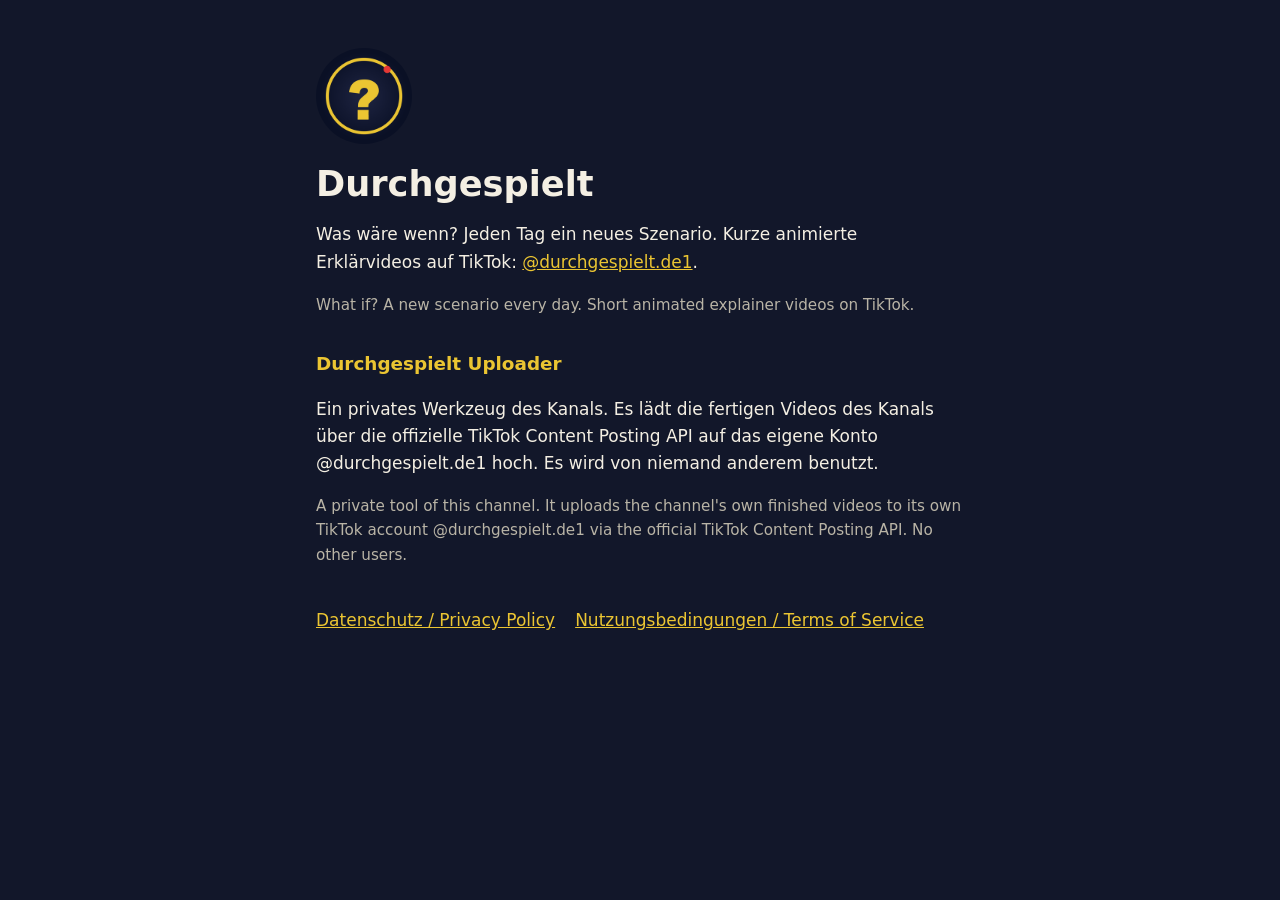
<file: index.html>
<!doctype html>
<html lang="de">
<head>
<meta charset="utf-8"><meta name="viewport" content="width=device-width, initial-scale=1">
<title>Durchgespielt</title>
<link rel="stylesheet" href="style.css">
</head>
<body><main>
<img class="logo" src="logo.png" alt="Durchgespielt Logo">
<h1>Durchgespielt</h1>
<p>Was wäre wenn? Jeden Tag ein neues Szenario. Kurze animierte Erklärvideos auf TikTok: <a href="https://www.tiktok.com/@durchgespielt.de1">@durchgespielt.de1</a>.</p>
<p class="leise">What if? A new scenario every day. Short animated explainer videos on TikTok.</p>
<h2>Durchgespielt Uploader</h2>
<p>Ein privates Werkzeug des Kanals. Es lädt die fertigen Videos des Kanals über die offizielle TikTok Content Posting API auf das eigene Konto @durchgespielt.de1 hoch. Es wird von niemand anderem benutzt.</p>
<p class="leise">A private tool of this channel. It uploads the channel's own finished videos to its own TikTok account @durchgespielt.de1 via the official TikTok Content Posting API. No other users.</p>
<nav><a href="privacy.html">Datenschutz / Privacy Policy</a><a href="terms.html">Nutzungsbedingungen / Terms of Service</a></nav>
</main></body>
</html>
</file>
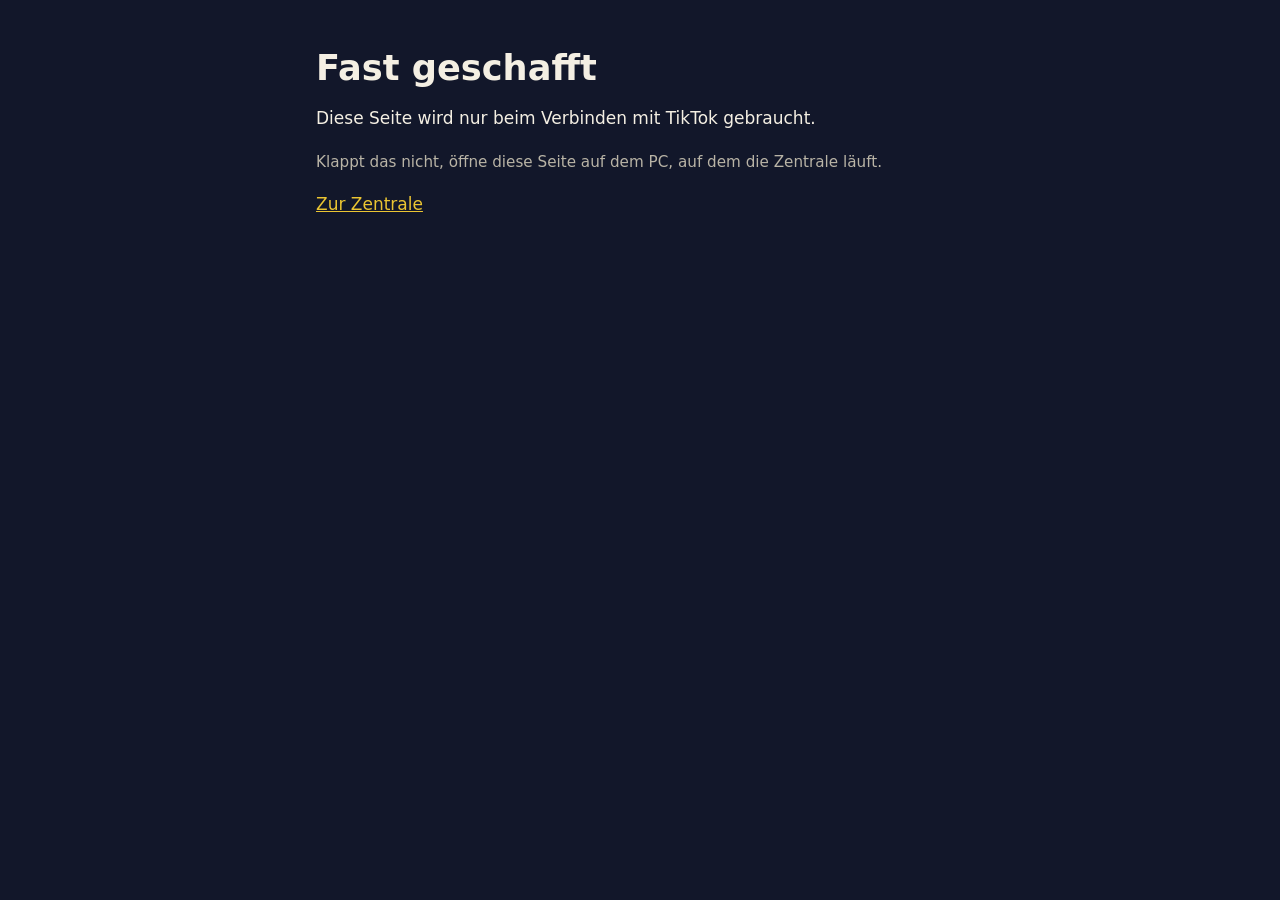
<file: callback.html>
<!doctype html>
<html lang="de">
<head>
<meta charset="utf-8"><meta name="viewport" content="width=device-width, initial-scale=1">
<title>Verbinden – Durchgespielt</title>
<link rel="stylesheet" href="style.css">
</head>
<body><main>
<h1>Fast geschafft</h1>
<p id="status">Du wirst zur Zentrale auf deinem PC weitergeleitet …</p>
<p class="leise">Klappt das nicht, öffne diese Seite auf dem PC, auf dem die Zentrale läuft.</p>
<p><a id="weiter" href="http://127.0.0.1:8787/#system">Zur Zentrale</a></p>
<script>
  // TikTok schickt code und state hierher; die Zentrale auf dem PC holt damit den Zugang ab.
  const q = new URLSearchParams(location.search);
  if (q.get("state")) {
    const ziel = "http://127.0.0.1:8787/tiktok/callback" + location.search;
    document.getElementById("weiter").href = ziel;
    location.replace(ziel);
  } else {
    document.getElementById("status").textContent = "Diese Seite wird nur beim Verbinden mit TikTok gebraucht.";
  }
</script>
</main></body>
</html>
</file>
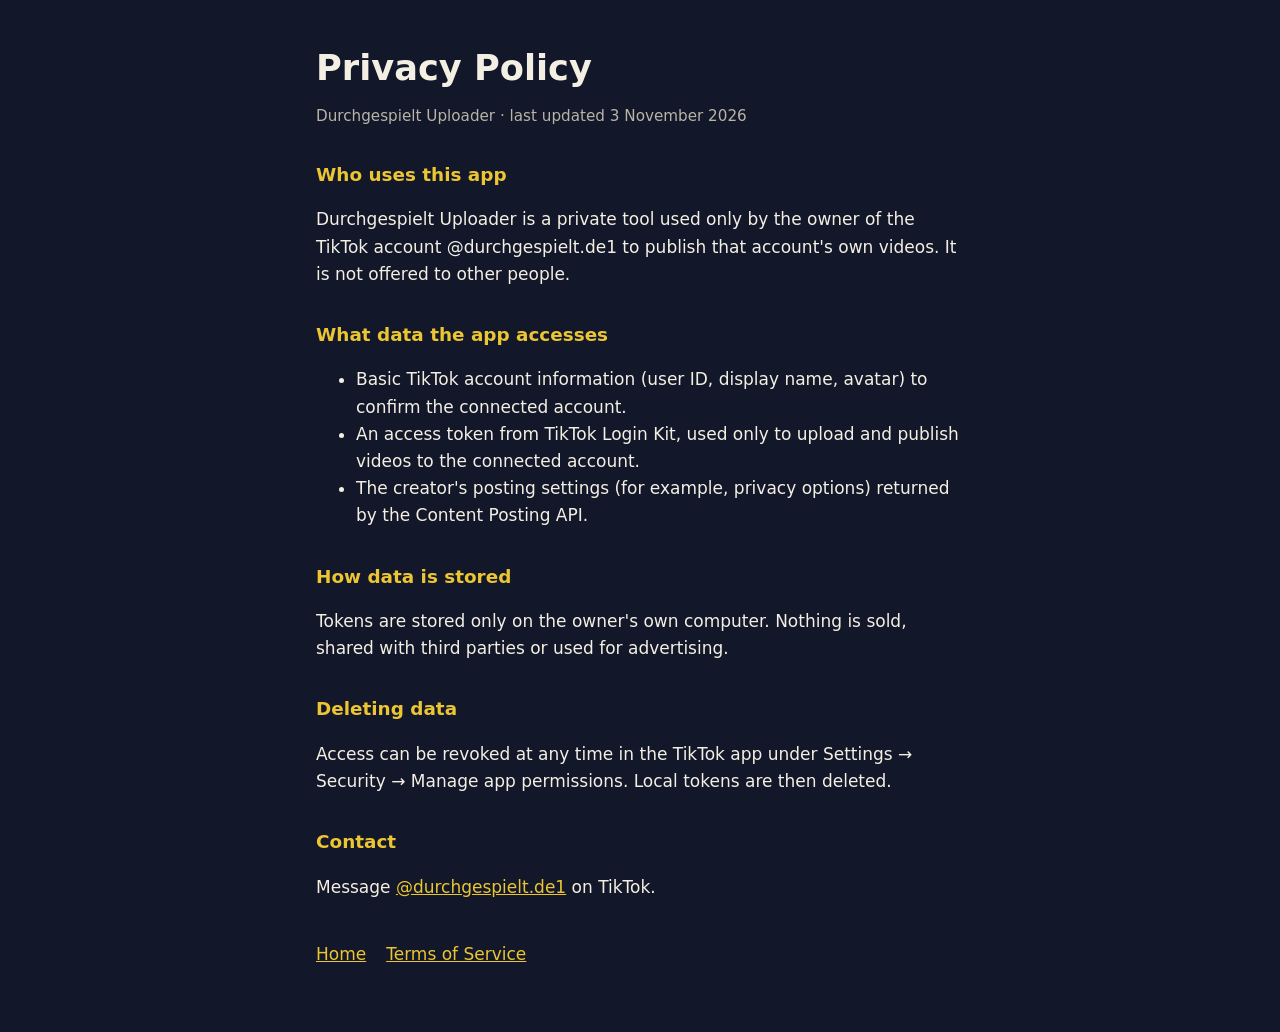
<file: privacy.html>
<!doctype html>
<html lang="en">
<head>
<meta charset="utf-8"><meta name="viewport" content="width=device-width, initial-scale=1">
<title>Privacy Policy – Durchgespielt</title>
<link rel="stylesheet" href="style.css">
</head>
<body><main>
<h1>Privacy Policy</h1>
<p class="leise">Durchgespielt Uploader · last updated 3 November 2026</p>
<h2>Who uses this app</h2>
<p>Durchgespielt Uploader is a private tool used only by the owner of the TikTok account @durchgespielt.de1 to publish that account's own videos. It is not offered to other people.</p>
<h2>What data the app accesses</h2>
<ul>
<li>Basic TikTok account information (user ID, display name, avatar) to confirm the connected account.</li>
<li>An access token from TikTok Login Kit, used only to upload and publish videos to the connected account.</li>
<li>The creator's posting settings (for example, privacy options) returned by the Content Posting API.</li>
</ul>
<h2>How data is stored</h2>
<p>Tokens are stored only on the owner's own computer. Nothing is sold, shared with third parties or used for advertising.</p>
<h2>Deleting data</h2>
<p>Access can be revoked at any time in the TikTok app under Settings → Security → Manage app permissions. Local tokens are then deleted.</p>
<h2>Contact</h2>
<p>Message <a href="https://www.tiktok.com/@durchgespielt.de1">@durchgespielt.de1</a> on TikTok.</p>
<nav><a href="index.html">Home</a><a href="terms.html">Terms of Service</a></nav>
</main></body>
</html>
</file>
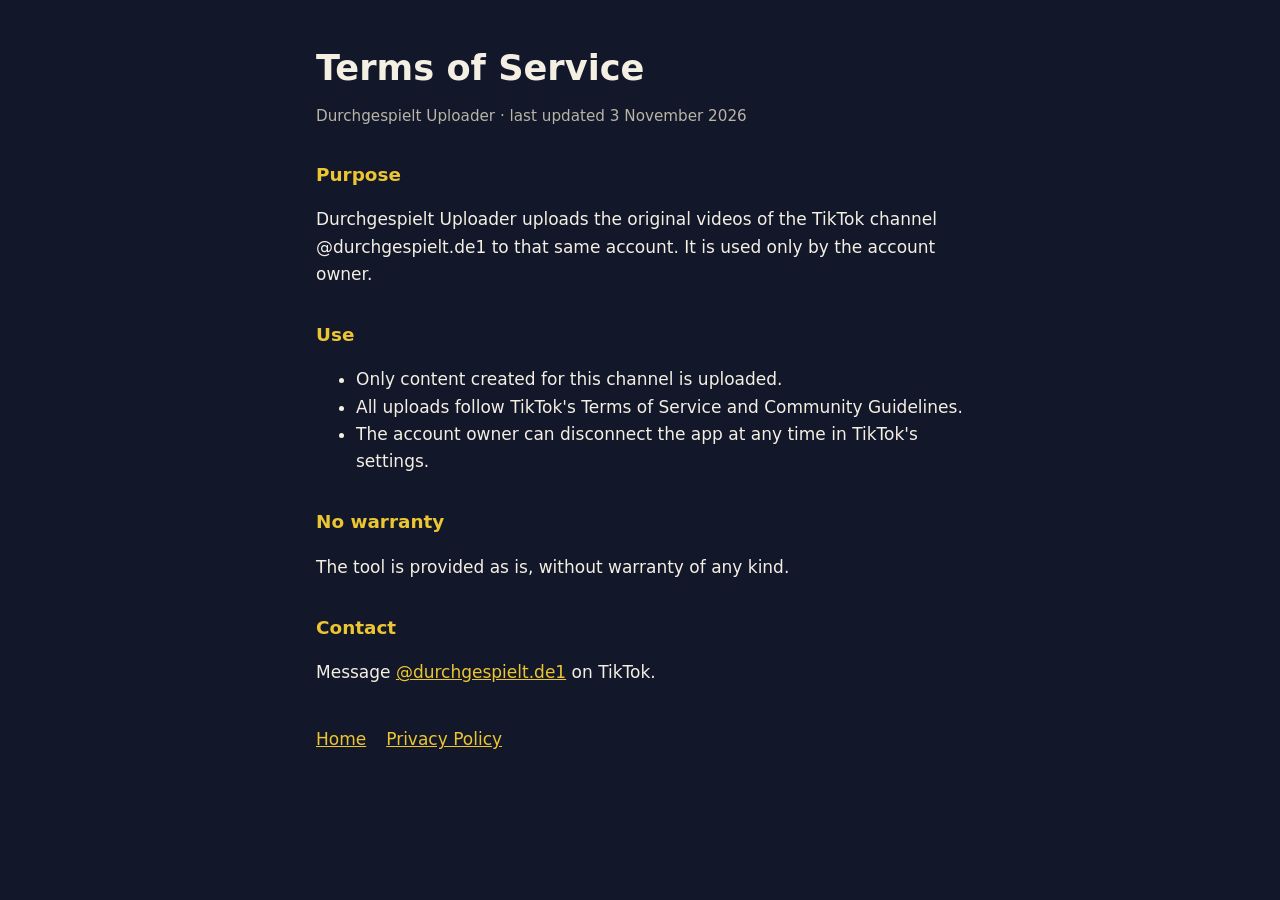
<file: terms.html>
<!doctype html>
<html lang="en">
<head>
<meta charset="utf-8"><meta name="viewport" content="width=device-width, initial-scale=1">
<title>Terms of Service – Durchgespielt</title>
<link rel="stylesheet" href="style.css">
</head>
<body><main>
<h1>Terms of Service</h1>
<p class="leise">Durchgespielt Uploader · last updated 3 November 2026</p>
<h2>Purpose</h2>
<p>Durchgespielt Uploader uploads the original videos of the TikTok channel @durchgespielt.de1 to that same account. It is used only by the account owner.</p>
<h2>Use</h2>
<ul>
<li>Only content created for this channel is uploaded.</li>
<li>All uploads follow TikTok's Terms of Service and Community Guidelines.</li>
<li>The account owner can disconnect the app at any time in TikTok's settings.</li>
</ul>
<h2>No warranty</h2>
<p>The tool is provided as is, without warranty of any kind.</p>
<h2>Contact</h2>
<p>Message <a href="https://www.tiktok.com/@durchgespielt.de1">@durchgespielt.de1</a> on TikTok.</p>
<nav><a href="index.html">Home</a><a href="privacy.html">Privacy Policy</a></nav>
</main></body>
</html>
</file>
<file: style.css>
:root { --bg: #12172A; --ink: #F4EFE3; --muted: #B9B4A6; --gelb: #EBC532; }
* { box-sizing: border-box; }
body { margin: 0; background: var(--bg); color: var(--ink); font: 17px/1.6 system-ui, -apple-system, "Segoe UI", sans-serif; }
main { max-width: 680px; margin: 0 auto; padding: 48px 16px 64px; }
h1 { font-size: 2.2rem; line-height: 1.15; margin: 0 0 8px; }
h2 { font-size: 1.15rem; margin: 32px 0 6px; color: var(--gelb); }
p, li { color: var(--ink); }
.leise { color: var(--muted); font-size: .95rem; }
a { color: var(--gelb); }
img.logo { width: 96px; height: 96px; border-radius: 50%; display: block; margin-bottom: 20px; }
nav { margin-top: 40px; display: flex; gap: 20px; flex-wrap: wrap; }
</file>
